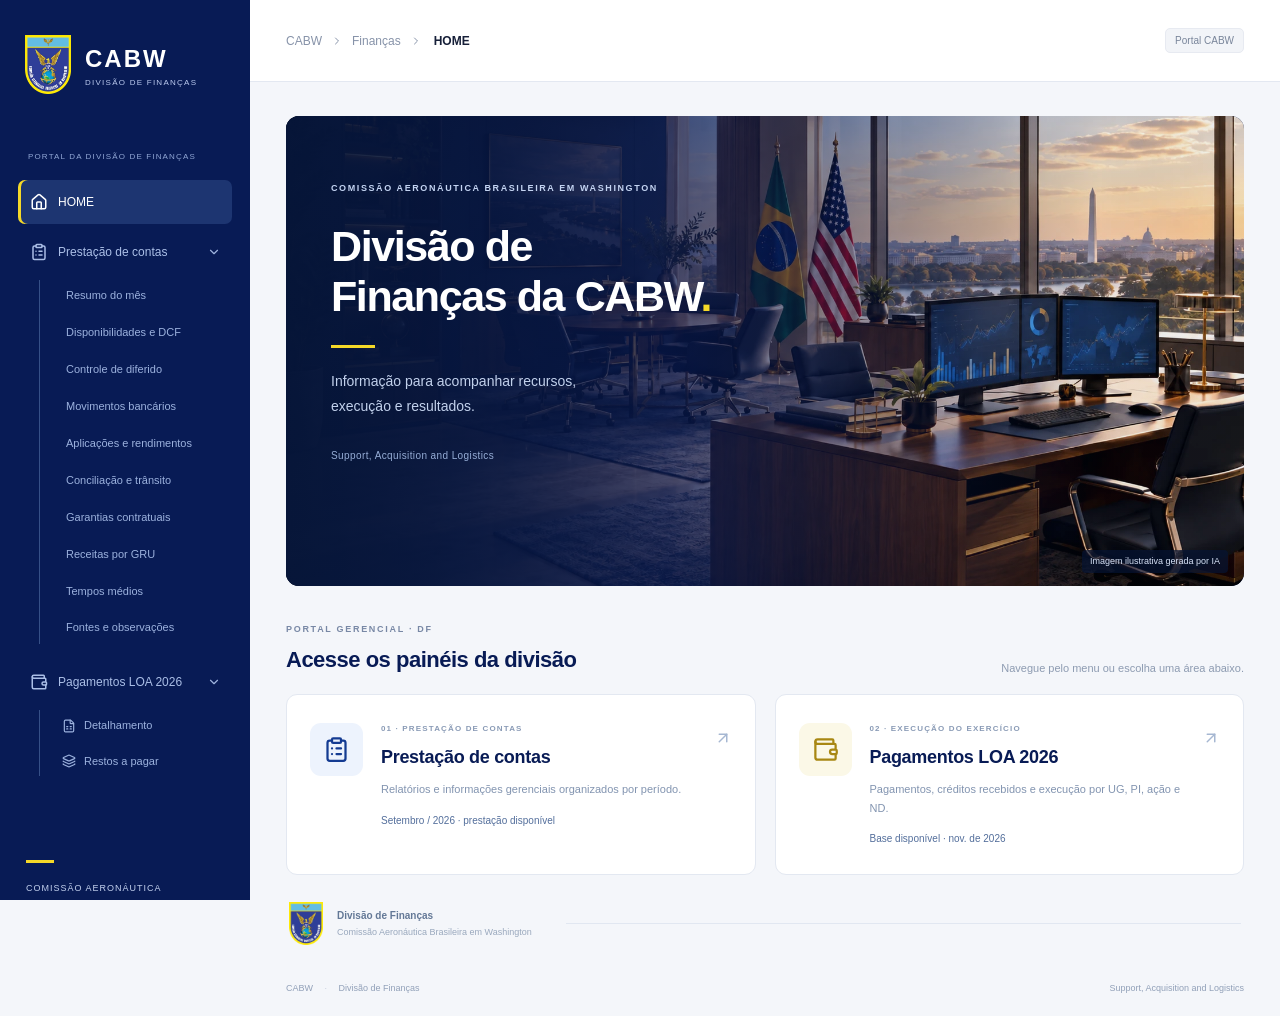
<file: loa-2026/index.html>
<!doctype html><html lang="pt-BR"><head><meta charset="UTF-8"><meta name="viewport" content="width=device-width,initial-scale=1"><title>CABW | Divisão de Finanças</title><meta name="description" content="Prestação de contas e pagamentos LOA 2026 da CABW"><link rel="icon" href="./cabw.webp"><link rel="stylesheet" href="./style.css?v=5e4a2fc55304"></head><body><div id="root"></div><script src="./portal.js?v=99d79aaefb70"></script></body></html>
</file>
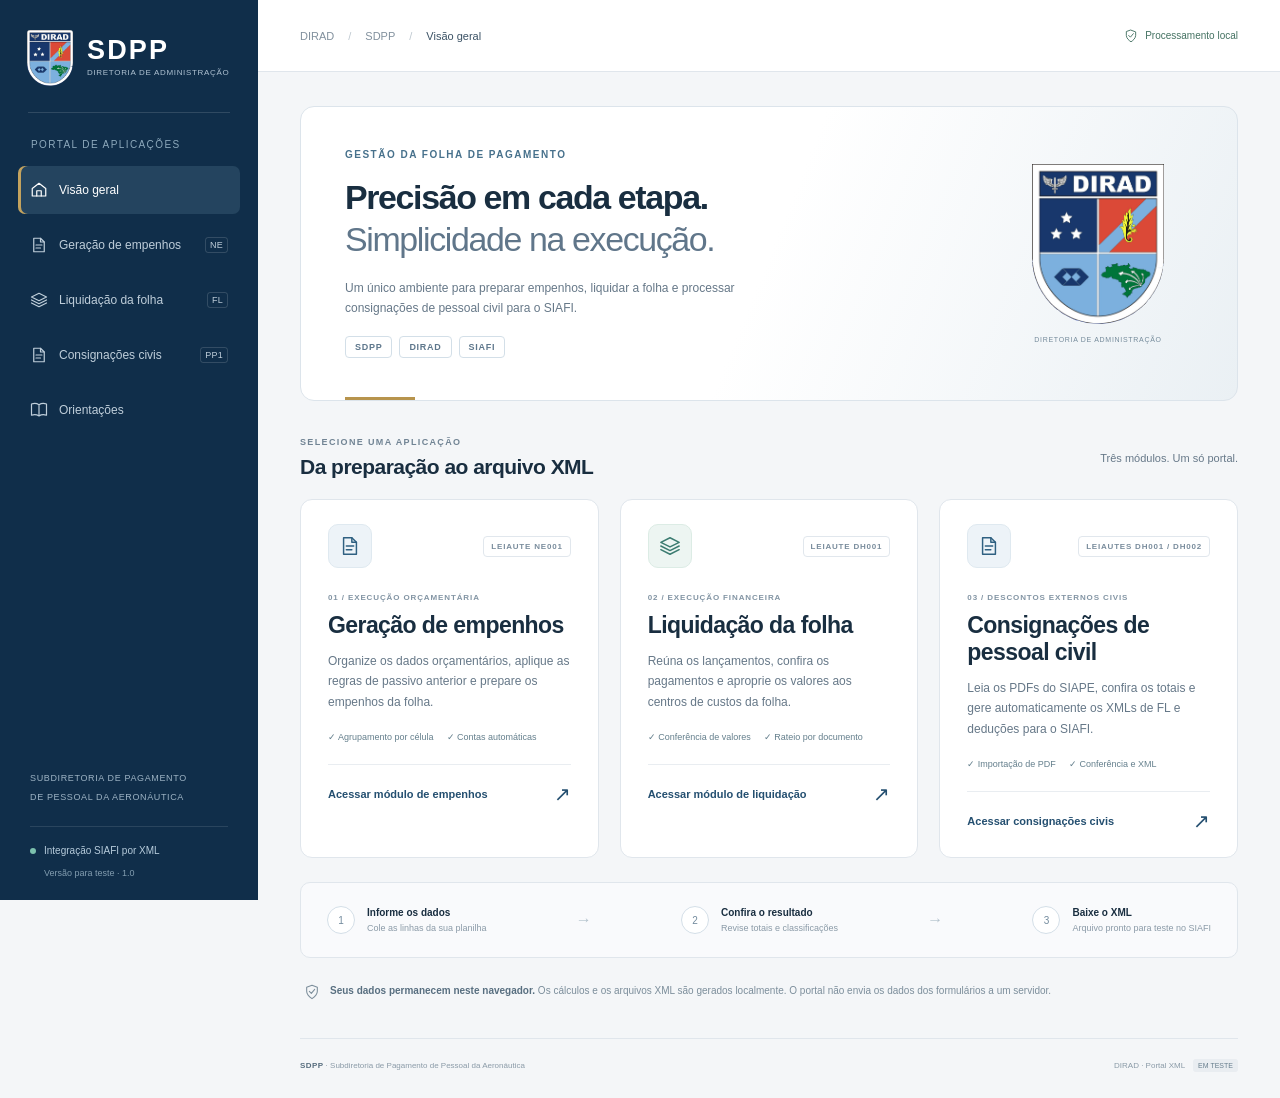
<file: sdpp/index.html>
<!doctype html>
<html lang="pt-BR">
<head>
 <meta charset="utf-8"><meta name="viewport" content="width=device-width, initial-scale=1">
 <meta name="description" content="Portal SDPP — DIRAD. Geração de empenhos e liquidação da folha de pagamento via XML, com processamento local no navegador.">
 <meta name="theme-color" content="#102e4a"><title>Portal SDPP · DIRAD</title>
 <link rel="icon" href="assets/dirad.png"><link rel="stylesheet" href="styles.css">
 <script defer src="engine.js?v=20261124-3"></script><script defer src="app.js?v=20261124-3"></script>
</head>
<body>
 <a class="skip" href="#conteudo">Pular para o conteúdo</a>
 <div class="app-shell">
  <aside class="sidebar" aria-label="Navegação principal">
   <a class="brand" href="#inicio" aria-label="Portal SDPP, início"><img src="assets/dirad.png" alt="Brasão da DIRAD"><span><strong>SDPP</strong><small>DIRETORIA DE ADMINISTRAÇÃO</small></span></a>
   <div class="side-rule"></div><div class="nav-label">PORTAL DE APLICAÇÕES</div>
   <nav>
    <a href="#inicio" data-page="inicio"><span class="nav-icon" data-icon="home"></span>Visão geral</a>
    <a href="#empenhos" data-page="empenhos"><span class="nav-icon" data-icon="file"></span>Geração de empenhos<span class="nav-code">NE</span></a>
    <a href="#liquidacao" data-page="liquidacao"><span class="nav-icon" data-icon="layers"></span>Liquidação da folha<span class="nav-code">FL</span></a>
    <a href="consignacoes/"><span class="nav-icon" data-icon="file"></span>Consignações civis<span class="nav-code">PP1</span></a>
    <a href="#orientacoes" data-page="orientacoes"><span class="nav-icon" data-icon="book"></span>Orientações</a>
   </nav>
   <div class="side-bottom"><span class="side-caption">SUBDIRETORIA DE PAGAMENTO<br>DE PESSOAL DA AERONÁUTICA</span><div class="side-system"><span class="status-dot"></span> Integração SIAFI por XML</div><small>Versão para teste · 1.0</small></div>
  </aside>
  <div class="main-shell">
   <header class="topbar"><div class="breadcrumb">DIRAD <span>/</span> SDPP <span>/</span> <strong id="breadcrumb-current">Visão geral</strong></div><span class="local-badge"><span data-icon="shield"></span>Processamento local</span></header>
   <main id="conteudo" tabindex="-1">
    <section id="page-inicio" class="page">
     <div class="hero"><div class="hero-copy"><div class="eyebrow">GESTÃO DA FOLHA DE PAGAMENTO</div><h1>Precisão em cada etapa.<br><span>Simplicidade na execução.</span></h1><p>Um único ambiente para preparar empenhos, liquidar a folha e processar consignações de pessoal civil para o SIAFI.</p><div class="hero-tags"><span>SDPP</span><span>DIRAD</span><span>SIAFI</span></div></div><div class="hero-emblem"><img src="assets/dirad.png" alt="Brasão da Diretoria de Administração da Aeronáutica"><span>DIRETORIA DE ADMINISTRAÇÃO</span></div></div>
     <div class="section-heading"><div><div class="eyebrow">SELECIONE UMA APLICAÇÃO</div><h2>Da preparação ao arquivo XML</h2></div><span class="muted">Três módulos. Um só portal.</span></div>
     <div class="module-grid">
      <article class="module-card"><div class="card-top"><span class="module-icon" data-icon="file"></span><span class="chip">LEIAUTE NE001</span></div><div class="module-number">01 / EXECUÇÃO ORÇAMENTÁRIA</div><h3>Geração de empenhos</h3><p>Organize os dados orçamentários, aplique as regras de passivo anterior e prepare os empenhos da folha.</p><div class="feature-row"><span>✓ Agrupamento por célula</span><span>✓ Contas automáticas</span></div><a class="primary-link" href="#empenhos">Acessar módulo de empenhos <span aria-hidden="true">↗</span></a></article>
      <article class="module-card"><div class="card-top"><span class="module-icon teal" data-icon="layers"></span><span class="chip">LEIAUTE DH001</span></div><div class="module-number">02 / EXECUÇÃO FINANCEIRA</div><h3>Liquidação da folha</h3><p>Reúna os lançamentos, confira os pagamentos e aproprie os valores aos centros de custos da folha.</p><div class="feature-row"><span>✓ Conferência de valores</span><span>✓ Rateio por documento</span></div><a class="primary-link" href="#liquidacao">Acessar módulo de liquidação <span aria-hidden="true">↗</span></a></article>
      <article class="module-card"><div class="card-top"><span class="module-icon" data-icon="file"></span><span class="chip">LEIAUTES DH001 / DH002</span></div><div class="module-number">03 / DESCONTOS EXTERNOS CIVIS</div><h3>Consignações de pessoal civil</h3><p>Leia os PDFs do SIAPE, confira os totais e gere automaticamente os XMLs de FL e deduções para o SIAFI.</p><div class="feature-row"><span>✓ Importação de PDF</span><span>✓ Conferência e XML</span></div><a class="primary-link" href="consignacoes/">Acessar consignações civis <span aria-hidden="true">↗</span></a></article>
     </div>
     <div class="process-strip"><div><span class="step-circle">1</span><span><strong>Informe os dados</strong><small>Cole as linhas da sua planilha</small></span></div><span class="process-arrow">→</span><div><span class="step-circle">2</span><span><strong>Confira o resultado</strong><small>Revise totais e classificações</small></span></div><span class="process-arrow">→</span><div><span class="step-circle">3</span><span><strong>Baixe o XML</strong><small>Arquivo pronto para teste no SIAFI</small></span></div></div>
     <div class="local-note"><span data-icon="shield"></span><p><strong>Seus dados permanecem neste navegador.</strong> Os cálculos e os arquivos XML são gerados localmente. O portal não envia os dados dos formulários a um servidor.</p></div>
    </section>
    <section id="page-empenhos" class="page" hidden>
     <div class="page-heading"><div><div class="eyebrow">SDPP / LEIAUTE NE001</div><h1>Geração de empenhos</h1><p>Prepare as notas de empenho da folha de pagamento via XML.</p></div><button type="button" class="secondary" data-demo="ne">Carregar exemplo</button></div>
     <form id="ne-form" novalidate>
      <div class="form-layout"><div class="form-main">
       <section class="panel"><div class="panel-title"><span>01</span><div><h2>Identificação do empenho</h2><p>Responsável, unidade executora e dados do processo.</p></div></div><div class="fields cols-2" id="ne-identification"></div></section>
       <section class="panel"><div class="panel-title"><span>02</span><div><h2>Descrição da despesa</h2><p>Textos que identificarão o empenho e seus itens.</p></div></div><div class="fields cols-2" id="ne-descriptions"></div></section>
       <section class="panel"><div class="panel-title"><span>03</span><div><h2>Dados orçamentários</h2><p>Cole as sete colunas, na ordem indicada.</p></div></div><div class="format-bar">Esfera · PTRES · NDD · Fonte · UGR · PI · Valor</div><label for="ne-data">Lançamentos orçamentários</label><textarea id="ne-data" name="data" rows="9" spellcheck="false" placeholder="1 168870 31909294 1000000000 120052 TESTE 1.000,00"></textarea><small class="field-help">NDD = ND com 6 dígitos + subelemento com 2 dígitos. Use valores como 1.000,00.</small></section>
      </div><aside class="form-aside"><section class="panel"><h2>Parâmetros do arquivo</h2><p class="muted small">Configurações aplicadas aos empenhos.</p><div class="fields" id="ne-settings"></div><div class="divider"></div><h3>Passivo anterior automático</h3><p class="small muted">A conta é definida pelo PTRES e, quando aplicável, pela NDD. Não é necessário informar a conta manualmente.</p><details><summary>Consultar regras de passivo</summary><div class="table-scroll"><table><thead><tr><th>PTRES</th><th>NDD</th><th>Conta</th></tr></thead><tbody><tr><td>168870, 249586, 137835, 269163</td><td>Qualquer</td><td>211110101</td></tr><tr><td>214543, 214544, 260069, 260071</td><td>33909208</td><td>211310100</td></tr><tr><td>168871, 168869</td><td>31909294</td><td>218910100</td></tr><tr><td>Demais combinações</td><td>Qualquer</td><td>211110101</td></tr></tbody></table></div></details></section><div class="hint"><strong>Exercício 2026</strong><p>O módulo mantém o exercício e as regras do gerador atual.</p></div></aside></div>
      <div class="action-bar"><span>Confira os dados antes de gerar o arquivo.</span><button class="primary" type="submit">Conferir e gerar XML <span aria-hidden="true">→</span></button></div>
     </form><div id="ne-result" class="result" aria-live="polite"></div>
    </section>
    <section id="page-liquidacao" class="page" hidden>
     <div class="page-heading"><div><div class="eyebrow">SDPP / LEIAUTE DH001</div><h1>Liquidação da folha</h1><p>Lançamentos, apropriação de custos e pagamentos nos XMLs da folha.</p></div><button type="button" class="secondary" data-demo="dh">Carregar exemplo</button></div>
     <form id="dh-form" novalidate>
      <div class="form-tabs" role="tablist" aria-label="Etapas da liquidação">
       <button type="button" role="tab" aria-selected="true" data-step="0" id="tab-0" aria-controls="dh-step-0">01 <span>Dados básicos</span></button><button type="button" role="tab" aria-selected="false" data-step="1" id="tab-1" aria-controls="dh-step-1">02 <span>PCO</span></button><button type="button" role="tab" aria-selected="false" data-step="2" id="tab-2" aria-controls="dh-step-2">03 <span>Outros lançamentos</span></button><button type="button" role="tab" aria-selected="false" data-step="3" id="tab-3" aria-controls="dh-step-3">04 <span>Centro de custos</span></button><button type="button" role="tab" aria-selected="false" data-step="4" id="tab-4" aria-controls="dh-step-4">05 <span>Pagamentos</span></button><button type="button" role="tab" aria-selected="false" data-step="5" id="tab-5" aria-controls="dh-step-5">06 <span>Conferir e gerar</span></button>
      </div>
      <section class="panel dh-step" id="dh-step-0" role="tabpanel" aria-labelledby="tab-0"><h2>Dados do documento</h2><p class="muted">Identifique a folha, as unidades e as datas da liquidação.</p><div class="fields cols-3" id="dh-basic-fields"></div></section>
      <section class="panel dh-step" id="dh-step-1" role="tabpanel" aria-labelledby="tab-1" hidden><h2>Lançamentos PCO</h2><p class="muted">A situação define o tratamento: DFL é valor positivo; AFL é sempre anulação, mesmo quando o valor for colado sem sinal de menos.</p><div class="format-bar">Empenho · Subelemento ou NDD · Situação · Classificação A · [Classificação B] · Valor</div><label for="dh-pco">Linhas de empenhos e anulações</label><textarea id="dh-pco" name="pco" rows="10" spellcheck="false" placeholder="2026NE000001 33900802 DFL041 113110105 1.000,00"></textarea><div class="notice">Informe a <strong>NDD completa</strong> na segunda coluna para aplicar o centro de custos 992300. Com apenas o subelemento, será usado o centro padrão.</div><p class="field-help">Classificação B automática: DFL034 → 218910100; DFL038 → 211310100. Na DFL041, só será incluída se informada.</p><div class="fields cols-3" id="dh-pco-settings"></div></section>
      <section class="panel dh-step" id="dh-step-2" role="tabpanel" aria-labelledby="tab-2" hidden><h2>Outros lançamentos</h2><p class="muted">Etapa opcional. Inclua provisões e demais lançamentos, quando aplicável.</p><div class="format-bar">Situação · Classe 3 · Classe 2 · NDD · N/E · Valor</div><label for="dh-others">Linhas de outros lançamentos</label><textarea id="dh-others" name="others" rows="9" spellcheck="false" placeholder="PRV001 311110101 211110101 31901137 N 223,89"></textarea><div class="notice">Na FL, quando esta etapa for preenchida, inclua PRV001, PRV002, PRV003 e pelo menos LPA385 ou LPA386, conforme a regra do gerador atual.</div></section>
      <section class="panel dh-step" id="dh-step-3" role="tabpanel" aria-labelledby="tab-3" hidden><h2>Apropriação aos centros de custos</h2><p class="muted">Configure a competência, a unidade beneficiária e o centro padrão.</p><div class="fields cols-3" id="dh-cc-fields"></div><div class="rule-card"><span class="rule-value">992300</span><div><strong>Centro automático por NDD</strong><p>ND 339008: subelementos 02 e 04.<br>ND 339092: subelementos 08 e 33.</p></div></div><p class="field-help">Os demais lançamentos usam o centro padrão. O XML separa os vínculos dos centros dentro de cada documento.</p></section>
      <section class="panel dh-step" id="dh-step-4" role="tabpanel" aria-labelledby="tab-4" hidden><h2>Dados dos pagamentos</h2><p class="muted">A soma dos pagamentos deve corresponder ao valor líquido da folha.</p><div class="format-bar">CNPJ · Banco · Agência · Citação · Valor</div><label for="dh-payments">Linhas de pagamentos</label><textarea id="dh-payments" name="payments" rows="8" spellcheck="false" placeholder="00.000.000/0001-91 001 1607 120052FPAG999 1.000,00"></textarea><div class="fields cols-2" id="dh-payment-fields"></div></section>
      <section class="panel dh-step" id="dh-step-5" role="tabpanel" aria-labelledby="tab-5" hidden><h2>Conferência e geração</h2><p class="muted">Revise a identificação do arquivo. Os valores serão conferidos ao gerar.</p><div class="fields cols-3" id="dh-header-fields"></div><div class="notice">Limite de <strong>100 linhas contábeis por FL</strong>: cada item DFL gera <strong>3</strong> linhas; todas as AFL de um mesmo empenho e subelemento somam <strong>6</strong> linhas, independentemente da quantidade de itens AFL. Outros Lançamentos <strong>não entram na contagem</strong> e aparecem somente no primeiro XML. Acima de 100, serão gerados dois ou mais XMLs separados, com sequenciais consecutivos. As DFL e AFL do mesmo empenho e subelemento ficam no mesmo arquivo.</div><details><summary>Configurar contagem de outras situações</summary><p class="field-help">Cada item DFL usa 3 linhas. As AFL usam 6 linhas por combinação de empenho e subelemento, mesmo quando há vários itens AFL nessa combinação. Outros Lançamentos não entram na contagem do limite de 100 linhas. Para situações de outros tipos no PCO, informe a quantidade de linhas de cada uma conforme sua regra de contabilização. Sem esse parâmetro, o portal não presume uma contagem.</p><div class="fields" id="dh-accounting-fields"></div></details><button class="primary wide" type="submit">Conferir valores e gerar XML DH001 <span aria-hidden="true">→</span></button></section>
      <div class="step-controls"><button class="secondary" type="button" id="step-prev">← Etapa anterior</button><span id="step-label">Etapa 1 de 6</span><button class="primary" type="button" id="step-next">Próxima etapa →</button></div>
     </form><div id="dh-result" class="result" aria-live="polite"></div>
    </section>
    <section id="page-orientacoes" class="page" hidden>
     <div class="page-heading"><div><div class="eyebrow">GUIA PRÁTICO DA SDPP</div><h1>Como preparar seu XML</h1><p>Entenda o que preencher, o que o portal calcula e o que conferir antes da importação.</p></div></div>
     <div class="guide-intro"><span class="module-icon" data-icon="book"></span><div><h2>Você preenche os dados. O portal organiza o arquivo.</h2><p>XML é um arquivo de dados com campos identificados. Não é preciso programar nem editar o XML: basta preencher o formulário, colar as linhas da planilha e conferir o resultado.</p></div></div>
     <nav class="guide-nav" aria-label="Assuntos das orientações"><a href="#guia-comecar">Antes de começar</a><a href="#guia-ne">Empenhos</a><a href="#guia-fl">Liquidação</a><a href="#guia-erros">Como corrigir</a><a href="#guia-fontes">Referências</a></nav>
     <article class="panel guide-block" id="guia-comecar"><div class="panel-title"><span>01</span><div><h2>Antes de começar</h2><p>Prepare sua planilha e escolha o módulo adequado.</p></div></div>
      <ol class="guide-list"><li><strong>Empenhos:</strong> use para preparar novas notas de empenho. O portal gera o arquivo <code>NE001.xml</code>.</li><li><strong>Liquidação:</strong> use quando já houver número de empenho e for necessário preparar a folha, as anulações e os pagamentos. O portal gera <code>DH001_FOPAG.xml</code>.</li><li><strong>Cole somente as linhas de dados, sem os títulos das colunas.</strong> Pode copiar diretamente do Excel. São aceitos tabulações, espaços ou ponto e vírgula. Não deixe espaços dentro de códigos, como o PI.</li><li>Use valores com duas casas decimais, por exemplo <strong>1.234,56</strong>. O portal escreve automaticamente <strong>1234.56</strong> no XML, como o leiaute espera.</li><li>Se quiser experimentar primeiro, clique em <strong>Carregar exemplo</strong>. Esses dados são fictícios e devem ser substituídos antes do uso real.</li></ol>
      <div class="notice"><strong>Duas camadas de regras:</strong> os XSD fornecidos descrevem a estrutura, a ordem e o formato dos campos. As contas automáticas, os centros de custos e as conferências da folha são configurações do portal. O XSD, por si só, não determina quais contas devem ser usadas em cada situação.</div>
     </article>
     <article class="panel guide-block" id="guia-ne"><div class="panel-title"><span>02</span><div><h2>Geração de empenhos — NE001</h2><p>Da linha orçamentária à nota de empenho.</p></div></div>
      <h3>O que informar</h3><p>Preencha o CPF do responsável, a UG executora, a data, o processo e as descrições. Escolha o tipo de empenho, o amparo legal e informe o sequencial de geração do arquivo (de 1 a 9999, sem zero à esquerda). A conta do passivo anterior é atribuída automaticamente conforme PTRES e NDD. O módulo usa <strong>exercício 2026</strong> e favorecido <strong>120052</strong>, conforme o gerador atual.</p>
      <div class="format-bar">Esfera · PTRES · NDD · Fonte · UGR · PI · Valor</div>
      <div class="table-scroll"><table><thead><tr><th>Coluna</th><th>O que significa</th><th>Exemplo</th></tr></thead><tbody><tr><td>Esfera</td><td>Identifica a esfera orçamentária da despesa.</td><td>1</td></tr><tr><td>PTRES</td><td>Programa de trabalho resumido da dotação.</td><td>168870</td></tr><tr><td>NDD</td><td>ND com 6 dígitos, seguida do subelemento com 2 dígitos.</td><td>31909294 = 319092 + 94</td></tr><tr><td>Fonte</td><td>Fonte de recursos, com 10 caracteres.</td><td>1000000000</td></tr><tr><td>UGR</td><td>Unidade responsável pela dotação.</td><td>120052</td></tr><tr><td>PI</td><td>Plano interno, com até 11 caracteres.</td><td>TESTE</td></tr><tr><td>Valor</td><td>Valor positivo que será empenhado.</td><td>1.000,00</td></tr></tbody></table></div>
      <div class="code-example"><span>Exemplo de uma linha</span><code>1 168870 31909294 1000000000 120052 TESTE 1.000,00</code></div>
      <h3>Por que várias linhas podem virar um só empenho?</h3><p>O portal reúne linhas com a mesma esfera, PTRES, ND, fonte, UGR, PI e conta de passivo anterior. Os subelementos entram como itens desse empenho, com sequência 1, 2, 3… O valor do empenho é a soma dos itens. Se a conta de passivo for diferente, será gerado outro empenho.</p><p>Em cada item, o portal usa operação <strong>INCLUSÃO</strong>, quantidade <strong>1</strong> e valor unitário igual ao valor informado. Acrescenta a ND e o subelemento à descrição para facilitar a identificação.</p>
      <h3>Quando aparece o passivo anterior?</h3><p>A tag <code>passivoAnterior</code> é incluída para as NDs <strong>319092 e 339092</strong> e para os PTRES indicados no formulário. Nestas combinações, a conta é preenchida automaticamente:</p>
      <div class="table-scroll"><table><thead><tr><th>ND</th><th>Subelemento</th><th>Conta do passivo</th></tr></thead><tbody><tr><td>319092</td><td>94</td><td>218910100</td></tr><tr><td>339092</td><td>59</td><td>211210100</td></tr><tr><td>339092</td><td>08 ou 93</td><td>211310100</td></tr></tbody></table></div>
      <p>As contas da tabela têm prioridade. Nos demais casos em que há passivo, o portal usa a <strong>conta padrão</strong> informada. Os PTRES iniciais são <strong>168870, 249586 e 137835</strong>; você pode editar a lista. Se nenhuma condição for atendida, o bloco de passivo não é incluído.</p>
      <details><summary>Limites de texto definidos no XSD de empenhos</summary><ul class="guide-list"><li>Descrição geral: de 1 a 468 caracteres.</li><li>Descrição do item: até 1.248 caracteres, já incluindo o complemento de ND e subelemento acrescentado pelo portal.</li><li>Processo, quando informado: de 1 a 20 caracteres.</li><li>Plano interno, quando informado: de 1 a 11 caracteres.</li><li>Conta de passivo: 9 caracteres. O portal exige 9 dígitos.</li></ul><p class="field-help">São limites do arquivo de leiaute. A geração do XML no navegador não representa uma validação completa de todos os requisitos do SIAFI.</p></details>
     </article>
     <article class="panel guide-block" id="guia-fl"><div class="panel-title"><span>03</span><div><h2>Liquidação da folha — DH001</h2><p>O formulário está dividido nas mesmas seis etapas do trabalho.</p></div></div>
      <h3>1. Dados básicos: identifique a folha</h3><p>Informe as unidades, as datas, a descrição do pagamento, o NUP e o documento de origem. O tipo inicial é <strong>FL</strong>. O valor líquido do documento não é digitado: ele é calculado a partir do PCO.</p>
      <h3>2. PCO: informe os empenhos e seus valores</h3><div class="format-bar">Empenho · Subelemento ou NDD · Situação · Classificação A · [Classificação B] · Valor</div><p>Use 5 colunas quando não informar classificação B, ou 6 quando informar. A classificação B fica <strong>antes do valor</strong>. O número do empenho tem 12 caracteres, por exemplo <code>2026NE000001</code>.</p><div class="code-example"><span>Sem classificação B</span><code>2026NE000001 33900802 DFL041 113110105 1.000,00</code></div><div class="code-example"><span>Com classificação B</span><code>2026NE000002 33909208 DFL038 113110105 211310100 250,00</code></div>
      <p>A situação (como DFL034) identifica o tratamento contábil do lançamento. A classificação A é informada pelo usuário; a classificação B segue estas configurações:</p><div class="table-scroll"><table><thead><tr><th>Situação</th><th>Como o portal preenche a classificação B</th></tr></thead><tbody><tr><td>DFL034</td><td>Usa 218910100, mesmo que outra conta tenha sido colada.</td></tr><tr><td>DFL038</td><td>Usa 211310100, mesmo que outra conta tenha sido colada.</td></tr><tr><td>DFL041</td><td>É opcional. A tag só aparece se a conta for informada.</td></tr><tr><td>Demais situações</td><td>Mantém a classificação B informada; se vazia, omite a tag.</td></tr></tbody></table></div>
      <p><strong>DFL é sempre positiva e entra no PCO. AFL é sempre anulação e entra em Despesa a Anular.</strong> O portal identifica isso pelo código da situação, não pelo sinal digitado: uma AFL031 de 200,00 é abatida mesmo sem “−”. Se a DFL031 for 1.000,00 e a AFL031 for 200,00, o líquido é 800,00. Uma DFL colada com sinal negativo continua sendo DFL e é considerada positiva; para anular, informe a situação AFL correspondente. No XML, os valores de AFL são escritos sem sinal de menos dentro do bloco de anulação. Uma DFL pode ter várias AFL, e as quantidades não precisam coincidir. Os lançamentos continuam agrupados por situação.</p>
      <div class="formula-card"><strong>Valor líquido da folha = PCO positivo − anulações</strong><span>Exemplo: 1.750,00 − 50,00 = 1.700,00</span></div>
      <h3>3. Outros lançamentos: inclua provisões e ajustes</h3><div class="format-bar">Situação · Classe 3 · Classe 2 · NDD · N/E · Valor</div><p>Na quinta coluna, use <strong>N</strong> para normal ou <strong>E</strong> para estorno. Para PRV001, PRV002 e PRV003, a classe 2 informada vai para a classificação B. Nas demais situações, vai para a classificação D. A classe 3 vai para a classificação A.</p><p>Esta etapa pode ficar vazia. Se for preenchida em uma FL, o portal exige PRV001, PRV002 e PRV003, além de pelo menos LPA385 ou LPA386, conforme a regra mantida do gerador anterior.</p><p>Outros lançamentos <strong>não entram no valor líquido da folha</strong>. Quando houver divisão, todos ficam somente no primeiro XML, sem repetição nos seguintes. Esses lançamentos não entram na contagem do limite de 100 linhas. Eles integram o total de apropriação apresentado na conferência: PCO positivo + outros lançamentos − anulações.</p>
      <h3>4. Centro de custos: confira a apropriação</h3><p>Informe competência, UG beneficiária, SIORG e o centro padrão, inicialmente <strong>221A00</strong>. Para estas combinações, o portal usa <strong>992300</strong>:</p><div class="table-scroll"><table><thead><tr><th>ND</th><th>Subelementos</th><th>Centro automático</th></tr></thead><tbody><tr><td>339008</td><td>02 e 04</td><td>992300</td></tr><tr><td>339092</td><td>08 e 33</td><td>992300</td></tr></tbody></table></div><div class="notice"><strong>Atenção à segunda coluna do PCO:</strong> <code>02</code> sozinho não identifica a ND. Para a regra automática funcionar, informe <code>33900802</code>. O XML continuará levando apenas <code>02</code> no subitem do empenho. Em Outros Lançamentos, a identificação vem da coluna NDD.</div><p>Um mesmo documento pode conter centros de custos diferentes. O portal cria os blocos necessários e vincula cada PCO, anulação e outro lançamento ao centro correspondente, sem duplicar valores.</p>
      <h3>5. Pagamentos: informe os favorecidos</h3><div class="format-bar">CNPJ · Banco · Agência · Citação · Valor</div><p>Preencha também tipo de OB, conta do favorecido, banco pagador e conta pagadora. Esses dados compõem o pré-documento bancário no XML.</p><div class="formula-card"><strong>Soma dos pagamentos = valor líquido da folha</strong><span>Se a folha líquida é 1.700,00, os pagamentos devem somar exatamente 1.700,00.</span></div>
      <h3>6. Conferir e gerar: revise os totais</h3><p>Informe CPF e os dados do cabeçalho do arquivo. O sequencial deve ser positivo, com até 4 dígitos. Clique em <strong>Conferir valores e gerar XML</strong>. Revise a tabela de contas e centros e baixe o arquivo.</p><p>O limite é de <strong>100 linhas contábeis por detalhe/FL</strong>, conforme a regra informada para este portal: <strong>cada item DFL = 3 linhas</strong>; <strong>todas as AFL de um mesmo empenho e subelemento = 6 linhas no total</strong>; <strong>Outros Lançamentos não entram na contagem</strong>. Para AFL, conte as combinações diferentes de empenho e subelemento, independentemente da quantidade de itens ou códigos de situação AFL dentro de cada combinação. Exemplo: 1 item DFL e 3 AFL do mesmo empenho e subelemento geram 3 + 6 = 9 linhas; se essas AFL pertencerem a três combinações diferentes, geram 3 + 18 = 21 linhas. Trocar o empenho ou o subelemento inicia outra combinação AFL. Um lote com 33 itens DFL ocupa 99 linhas; com 34 itens, são gerados dois arquivos. O total é: 3 × itens DFL + 6 × combinações AFL.</p><p>Cada XML contém uma FL, até 100 linhas contábeis e seu próprio cabeçalho e fechamento. O sequencial é incrementado em cada arquivo: se o inicial for 1000, os próximos serão 1001, 1002 e assim por diante, até 9999. A divisão mantém juntas as DFL e AFL do mesmo empenho e subelemento, sem alterar a situação de cada item. Os pagamentos são distribuídos entre os arquivos na ordem informada e os vínculos de centro de custos são renumerados. A conferência mostra a quantidade de itens DFL, de itens AFL, de combinações AFL, as linhas contábeis e o valor de cada arquivo. Há uma prévia e um botão de download para cada XML. O botão “Baixar XMLs” solicita todos os arquivos separados; se o navegador bloquear múltiplos downloads, permita-os ou baixe o pacote ZIP, que contém os mesmos XMLs. Se um grupo ultrapassar sozinho o limite, tiver líquido negativo ou resultar em FL isolada de valor zero, o portal solicita revisão manual. Para situações do PCO diferentes de DFL e AFL, informe o número de linhas por item em “Configurar contagem de outras situações”. Todos os Outros Lançamentos ficam integralmente no primeiro XML, com seus vínculos de centro de custos, sem ocupar linhas no cálculo do limite de 100. Eles não são repetidos nos seguintes. Exemplo: 34 DFL e 4 Outros Lançamentos totalizam 102 linhas contadas; o primeiro XML recebe 33 DFL e todos os Outros Lançamentos (99 linhas contadas), e o segundo recebe 1 DFL (3 linhas).</p>
     </article>
     <article class="panel guide-block" id="guia-erros"><div class="panel-title"><span>04</span><div><h2>Se aparecer uma mensagem de erro</h2><p>Confira o campo indicado, corrija e gere novamente.</p></div></div><div class="table-scroll"><table><thead><tr><th>Mensagem ou situação</th><th>O que fazer</th></tr></thead><tbody><tr><td>Quantidade de colunas incorreta</td><td>Remova o cabeçalho da planilha e confira a ordem e a quantidade de colunas.</td></tr><tr><td>CPF ou UG inválidos</td><td>Informe CPF com 11 dígitos e UG com 6 dígitos. Não use os dados do exemplo em uma operação real.</td></tr><tr><td>NDD inválida</td><td>No empenho, use ND + subelemento, totalizando 8 dígitos.</td></tr><tr><td>Pagamentos diferem do líquido</td><td>Compare o total pago com PCO positivo menos anulações. A mensagem mostra a diferença exata.</td></tr><tr><td>Faltam situações em Outros Lançamentos</td><td>Confira as provisões exigidas quando essa etapa for preenchida em FL.</td></tr><tr><td>Centro 992300 não foi aplicado</td><td>Confira a NDD completa e a combinação de ND/subelemento, não apenas o subelemento.</td></tr><tr><td>Os dados foram alterados</td><td>Gere novamente. O download anterior é retirado para evitar um XML desatualizado.</td></tr><tr><td>Erro retornado pelo SIAFI</td><td>Guarde a mensagem e confira os dados da operação. A estrutura correta do XML não garante saldo, autorização, vínculo ou aceitação contábil.</td></tr></tbody></table></div>
      <details><summary>O que o portal faz com os formatos?</summary><ul class="guide-list"><li>Preserva os zeros necessários em subelemento, banco, agência e competência.</li><li>Trabalha com centavos inteiros para evitar diferenças de arredondamento.</li><li>Grava a data do cabeçalho como dia/mês/ano e as datas dos documentos como ano-mês-dia.</li><li>Converte caracteres especiais, como “&amp;”, para a representação segura exigida pelo XML.</li><li>Não muda o significado do texto nem substitui a conferência dos dados pelo usuário.</li></ul></details>
     </article>
     <article class="panel guide-block" id="guia-fontes"><div class="panel-title"><span>05</span><div><h2>Como o arquivo é montado</h2><p>Uma visão simples da estrutura definida nos XSD.</p></div></div><div class="guide-structure"><div><strong>Cabeçalho</strong><p>Identifica o leiaute, data, sequencial, ano, UG e responsável pelo arquivo.</p></div><div><strong>Detalhes</strong><p>Reúnem os empenhos ou documentos de liquidação, com seus itens, classificações e valores.</p></div><div><strong>Fechamento</strong><p>Informa a quantidade de detalhes gerados para permitir a conferência do lote.</p></div></div><p>A ordem dos blocos também faz parte do leiaute. Na liquidação, os centros de custos usam as sequências dos grupos e dos itens para indicar a qual lançamento cada valor pertence.</p>
      <p><strong>Referências utilizadas:</strong> os pacotes <strong>NE001</strong> e <strong>LT100</strong> enviados em 28/10/2026. O pacote LT100 contém esquemas de cadastro de documento hábil (CPR), utilizados como referência de estrutura. O módulo de liquidação mantém o código <strong>DH001</strong> do gerador atual; o nome do pacote não altera esse código automaticamente.</p><p class="field-help">Os nove cenários de teste passaram na validação dos XSD fornecidos. Isso verifica a estrutura e os formatos dos exemplos, não todos os dados que possam ser informados nem as regras de negócio e de autorização do SIAFI.</p>
      <div class="result-actions"><a class="secondary" href="assets/layout-ne001.zip" download>Baixar referência NE001 ↓</a><a class="secondary" href="assets/layout-lt100.zip" download>Baixar referência LT100 / CPR ↓</a></div><details><summary>Para quem precisar consultar as tags</summary><div class="table-scroll"><table><thead><tr><th>Campo no XML</th><th>Em linguagem simples</th></tr></thead><tbody><tr><td>celulaOrcamentaria</td><td>Identificação da dotação usada no empenho.</td></tr><tr><td>passivoAnterior / codContaContabil</td><td>Conta do passivo anterior do empenho.</td></tr><tr><td>itemEmpenho</td><td>Item com subelemento, descrição e valor.</td></tr><tr><td>pco / pcoItem</td><td>Grupo por situação e itens de liquidação dos empenhos.</td></tr><tr><td>numClassA / numClassB / numClassD</td><td>Classificações contábeis associadas à situação.</td></tr><tr><td>despesaAnular / despesaAnularItem</td><td>Grupos e itens que reduzem a despesa.</td></tr><tr><td>centroCusto / relPcoItem / relOutrosLanc / relDespesaAnular</td><td>Centro de custos e vínculos com os lançamentos que recebem a apropriação.</td></tr><tr><td>dadosPgto / predocOB</td><td>Favorecido, valor e dados bancários do pré-documento.</td></tr></tbody></table></div></details>
     </article>
     <div class="local-note"><span data-icon="shield"></span><p><strong>Dados locais e conferência final.</strong> O portal não envia os dados dos formulários a um servidor nem registra operações no SIAFI. Os dados permanecem em memória enquanto a página estiver aberta. Revise o arquivo e a resposta do SIAFI antes de concluir o trabalho.</p></div>
    </section>
    <footer><span><strong>SDPP</strong> · Subdiretoria de Pagamento de Pessoal da Aeronáutica</span><span>DIRAD · Portal XML <span class="test-label">EM TESTE</span></span></footer>
   </main>
  </div>
 </div>
</body>
</html>
</file>
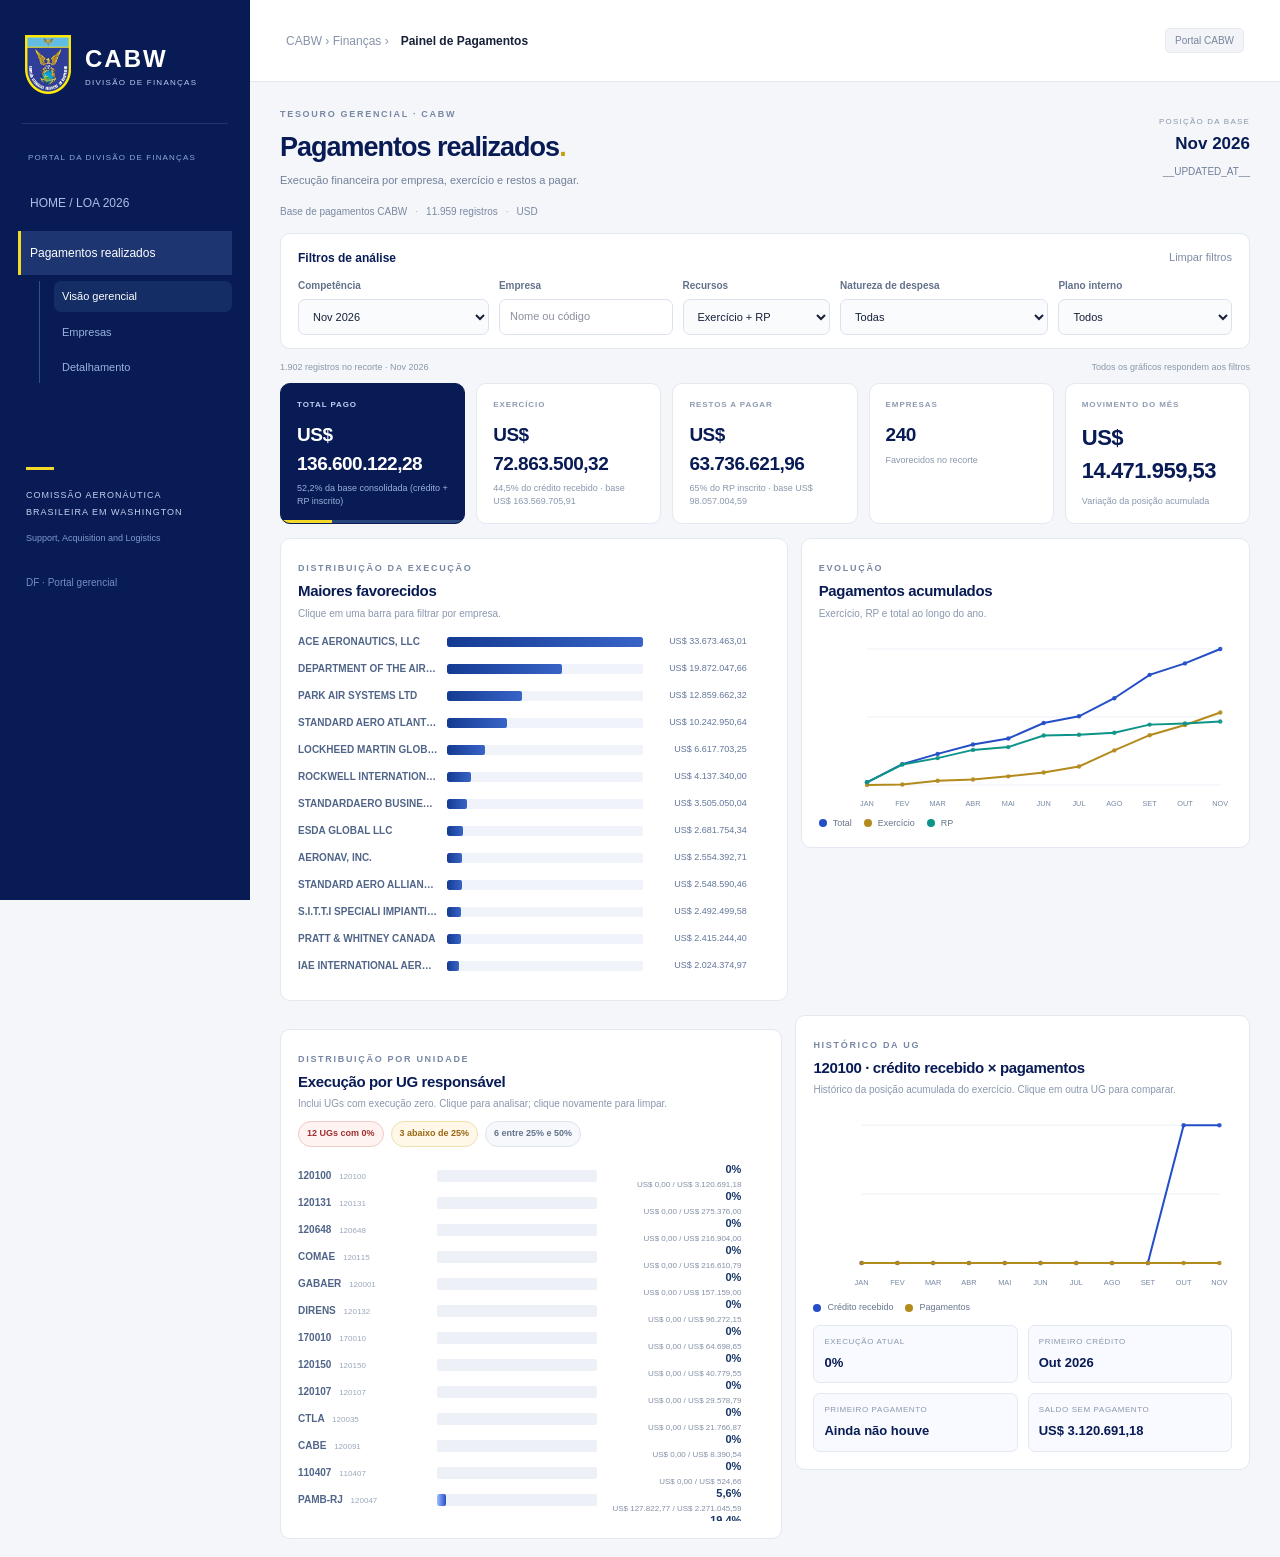
<file: painel-template.html>
<!doctype html>
<html lang="pt-BR">
<head>
  <meta charset="utf-8"/>
  <meta name="viewport" content="width=device-width,initial-scale=1"/>
  <meta name="color-scheme" content="light"/>
  <title>CABW | Painel de Pagamentos</title>
  <link rel="stylesheet" href="./loa-2026/style.css"/>
  <link rel="stylesheet" href="./painel.css"/>
</head>
<body>
<div class="app-shell">
  <aside class="sidebar" aria-label="Navegação principal">
    <div class="identity"><img src="./loa-2026/cabw.webp" alt="Brasão da CABW"/><div>CABW<span>DIVISÃO DE FINANÇAS</span></div></div>
    <div class="side-line"></div>
    <span class="nav-label">PORTAL DA DIVISÃO DE FINANÇAS</span>
    <a class="nav" href="./loa-2026/"><span>HOME / LOA 2026</span></a>
    <a class="nav active" aria-current="page" href="./"><span>Pagamentos realizados</span></a>
    <div class="subnav">
      <button class="selected" data-tab="overview">Visão gerencial</button>
      <button data-tab="vendors">Empresas</button>
      <button data-tab="details">Detalhamento</button>
    </div>
    <div class="sidebar-bottom">
      <div class="gold-line"></div>
      <p>COMISSÃO AERONÁUTICA<br/>BRASILEIRA EM WASHINGTON</p>
      <span>Support, Acquisition and Logistics</span>
      <small>DF · Portal gerencial</small>
    </div>
  </aside>

  <div class="content">
    <header class="topbar">
      <div><span class="breadcrumb">CABW › Finanças ›</span><strong>Painel de Pagamentos</strong></div>
      <div class="top-actions"><span class="private-badge">Portal CABW</span></div>
    </header>

    <main>
      <div class="page-heading">
        <div>
          <div class="eyebrow">TESOURO GERENCIAL · CABW</div>
          <h1>Pagamentos realizados<span>.</span></h1>
          <p>Execução financeira por empresa, exercício e restos a pagar.</p>
        </div>
        <div class="date-block">
          <span>POSIÇÃO DA BASE</span>
          <strong id="position-month">—</strong>
          <small id="updated-at">__UPDATED_AT__</small>
        </div>
      </div>

      <div class="source-line">
        <span>Base de pagamentos CABW</span><span class="dot">·</span>
        <span id="record-count">— registros</span><span class="dot">·</span><span>USD</span>
      </div>

      <section class="filter-panel">
        <div class="section-top"><span>Filtros de análise</span><button class="text-button" id="clear-filters">Limpar filtros</button></div>
        <div class="filter-grid">
          <label>Competência<select id="month" aria-label="Mês de referência"></select></label>
          <label>Empresa<input id="vendor-search" type="search" placeholder="Nome ou código"/></label>
          <label>Recursos<select id="resource-type"><option value="">Exercício + RP</option><option value="exercicio">Exercício</option><option value="rap">Restos a pagar</option></select></label>
          <label>Natureza de despesa<select id="nd-filter"><option value="">Todas</option></select></label>
          <label>Plano interno<select id="pi-filter"><option value="">Todos</option></select></label>
        </div>
      </section>

      <div class="scope-line"><span id="scope-summary">—</span><span>Todos os gráficos respondem aos filtros</span></div>

      <section id="overview-view">
        <div class="kpi-grid">
          <article class="kpi featured"><div><span>TOTAL PAGO</span></div><strong id="kpi-total">—</strong><p>Exercício + restos a pagar</p><div class="featured-line"></div></article>
          <article class="kpi"><div><span>EXERCÍCIO</span></div><strong id="kpi-exercicio">—</strong><p>Crédito do exercício corrente</p></article>
          <article class="kpi"><div><span>RESTOS A PAGAR</span></div><strong id="kpi-rp">—</strong><p>Obrigações de exercícios anteriores</p></article>
          <article class="kpi"><div><span>EMPRESAS</span></div><strong id="kpi-vendors">—</strong><p>Favorecidos no recorte</p></article>
          <article class="kpi rate"><div><span>MOVIMENTO DO MÊS</span></div><strong id="kpi-movement">—</strong><p>Variação da posição acumulada</p></article>
        </div>

        <div class="chart-grid">
          <section class="panel breakdown">
            <div class="panel-heading"><div><span class="eyebrow">DISTRIBUIÇÃO DA EXECUÇÃO</span><h2>Maiores favorecidos</h2><p>Clique em uma barra para filtrar por empresa.</p></div></div>
            <div class="bars distribution-bars" id="vendor-bars"></div>
          </section>
          <section class="panel">
            <div class="panel-heading"><div><span class="eyebrow">EVOLUÇÃO</span><h2>Pagamentos acumulados</h2><p>Exercício, RP e total ao longo do ano.</p></div></div>
            <div id="trend-chart"></div>
          </section>
        </div>

        <div class="chart-grid ug-analysis-grid">
          <section class="panel ug-panel">
            <div class="panel-heading"><div><span class="eyebrow">DISTRIBUIÇÃO POR UNIDADE</span><h2>Execução por UG responsável</h2><p>Inclui UGs com execução zero. Clique para analisar; clique novamente para limpar.</p></div></div>
            <div class="ug-attention" id="ug-attention"></div>
            <div class="bars distribution-bars ug-bars" id="ug-bars"></div>
          </section>
          <section class="panel ug-history-panel">
            <div class="panel-heading"><div><span class="eyebrow">HISTÓRICO DA UG</span><h2 id="ug-history-title">Crédito recebido × pagamentos</h2><p id="ug-history-subtitle">Selecione uma UG para acompanhar desde quando o recurso foi recebido.</p></div></div>
            <div id="ug-history-chart"></div>
            <div class="ug-history-summary" id="ug-history-summary"></div>
          </section>
        </div>
      </section>

      <section id="vendors-view" hidden>
        <section class="panel">
          <div class="panel-heading"><div><span class="eyebrow">ANÁLISE POR FAVORECIDO</span><h2>Consulta por empresa</h2><p>Selecione qualquer empresa para acompanhar movimento mensal e saldo acumulado.</p></div></div>
          <div class="filter-bottom">
            <label class="inline-label">Empresa<select id="vendor-select"><option value="">Selecione uma empresa</option></select></label>
          </div>
          <div class="kpi-grid" id="vendor-kpis"></div>
          <div class="chart-grid">
            <section class="panel"><div class="panel-heading"><div><span class="eyebrow">MOVIMENTO</span><h2>Movimento mensal</h2></div></div><div id="vendor-monthly-chart"></div></section>
            <section class="panel"><div class="panel-heading"><div><span class="eyebrow">SALDO</span><h2>Saldo acumulado</h2></div></div><div id="vendor-balance-chart"></div></section>
          </div>
          <div class="table-scroll"><table><thead><tr><th>Mês</th><th>Movimento mensal</th><th>Saldo acumulado</th></tr></thead><tbody id="vendor-history"></tbody></table></div>
        </section>
      </section>

      <section id="details-view" hidden>
        <section class="panel">
          <div class="panel-heading"><div><span class="eyebrow">DETALHAMENTO</span><h2>Registros do recorte</h2><p>Pagamentos filtrados por competência, empresa, tipo de recurso, ND e PI.</p></div></div>
          <div class="table-scroll"><table><thead><tr><th>Empenho</th><th>Empresa</th><th>ND</th><th>PI</th><th>Tipo</th><th>Valor</th></tr></thead><tbody id="details-body"></tbody></table></div>
        </section>
      </section>
    </main>
  </div>
</div>

<script id="dataset" type="application/json">__DATASET__</script>
<script src="./painel.js" defer></script>
</body>
</html>
</file>
<file: sdpp/styles.css>
@charset "UTF-8";
:root{--navy:#102e4a;--navy2:#1c4260;--blue:#225c83;--teal:#217a78;--gold:#b7944d;--bg:#f4f6f8;--paper:#fff;--ink:#192e40;--muted:#667888;--line:#e0e6ec;--danger:#a43435;--radius:12px;font-family:Inter,"Segoe UI",Arial,sans-serif;color:var(--ink);background:var(--bg);font-size:14px;font-synthesis:none}*{box-sizing:border-box}body{margin:0}a{color:inherit}button,input,textarea,select{font:inherit}button,a,input,select,textarea,summary{ -webkit-tap-highlight-color:transparent}button,a{touch-action:manipulation}button{cursor:pointer}button:disabled{cursor:default;opacity:.45}button:focus-visible,a:focus-visible,summary:focus-visible{outline:3px solid #53a3c4;outline-offset:4px}input:focus,textarea:focus,select:focus{outline:2px solid #75a7bf;outline-offset:1px;border-color:#75a7bf}h1,h2,h3,p{margin-top:0}h1,h2,h3{letter-spacing:-.025em}p{line-height:1.7}h1{font-size:34px;line-height:1.2;font-weight:650;margin-bottom:12px}h2{font-size:22px;font-weight:650;margin-bottom:12px}h3{font-size:18px;font-weight:650}svg{width:22px;height:22px;stroke:currentColor;fill:none;stroke-width:1.6;stroke-linecap:round;stroke-linejoin:round;display:block}.app-shell{display:flex;min-height:100vh}.sidebar{width:258px;flex-shrink:0;background:var(--navy);color:#dae5ed;padding:30px 18px 22px;position:fixed;inset:0 auto 0 0;display:flex;flex-direction:column;z-index:5}.brand{display:flex;gap:14px;align-items:center;text-decoration:none;padding:0 9px}.brand img{width:46px;height:55px;object-fit:contain;border-radius:3px}.brand strong{display:block;font-size:27px;letter-spacing:.08em;color:#fff;font-weight:650}.brand small{display:block;font-size:8px;letter-spacing:.085em;line-height:1.8;color:#afc2d2}.side-rule{height:1px;background:#ffffff22;margin:26px 10px}.nav-label{font-size:10px;letter-spacing:.14em;color:#8da9bc;padding:0 13px;margin-bottom:16px}nav{display:grid;gap:7px}nav a{display:flex;align-items:center;gap:11px;padding:14px 12px;border-radius:7px;text-decoration:none;font-size:12px;font-weight:500;min-height:48px;color:#bfceda}nav a:hover{background:#ffffff0a;color:#fff}nav a.active{background:#24445f;color:#fff;box-shadow:inset 3px 0 #c4a35e}.nav-icon svg{width:18px;height:18px}.nav-code{margin-left:auto;font-size:9px;letter-spacing:.03em;border:1px solid #ffffff25;padding:2px 4px;border-radius:3px}.side-bottom{margin-top:auto;padding:35px 12px 0}.side-caption{font-size:9px;letter-spacing:.07em;line-height:1.9;color:#9db3c4}.side-system{border-top:1px solid #ffffff1c;padding-top:18px;margin-top:20px;display:flex;align-items:center;gap:8px;font-size:10px;color:#b6cbdb}.status-dot{width:6px;height:6px;border-radius:50%;background:#7cc1ae;display:inline-block}.side-bottom>small{display:block;margin:12px 0 0 14px;color:#829db0;font-size:9px}.main-shell{margin-left:258px;width:calc(100% - 258px)}.topbar{background:#fff;border-bottom:1px solid var(--line);height:72px;display:flex;align-items:center;justify-content:space-between;padding:0 42px;gap:16px}.breadcrumb{font-size:11px;color:#81909d;display:flex;gap:14px;align-items:center}.breadcrumb strong{font-weight:500;color:#3b5265}.breadcrumb>span{color:#bec8d0}.local-badge{display:flex;gap:7px;align-items:center;color:#447262;font-size:10px}.local-badge svg{width:14px;height:14px}main{max-width:1500px;margin:auto;padding:34px 42px 0}.hero{display:flex;justify-content:space-between;gap:30px;align-items:center;padding:36px 44px;background:linear-gradient(112deg,#fff 50%,#eaf0f4);border:1px solid #dce4eb;border-radius:14px;min-height:295px;position:relative;overflow:hidden}.hero:after{content:"";height:3px;width:70px;background:var(--gold);position:absolute;bottom:0;left:44px}.eyebrow{font-size:10px;letter-spacing:.15em;color:#718494;font-weight:650;margin-bottom:17px}.hero .eyebrow{color:#47718c}.hero h1{font-size:clamp(28px,2.65vw,39px);line-height:1.23;letter-spacing:-.04em;margin-bottom:17px}.hero h1 span{color:#60768a;font-weight:400}.hero p{color:var(--muted);font-size:12px;max-width:430px;margin-bottom:17px}.hero-tags{display:flex;gap:7px}.hero-tags span{font-size:9px;letter-spacing:.08em;font-weight:600;border:1px solid #d3dfe8;color:#5e778c;padding:5px 9px;border-radius:4px}.hero-emblem{flex-shrink:0;display:flex;align-items:center;flex-direction:column;gap:12px;width:190px}.hero-emblem img{width:132px;height:155px;object-fit:contain;background:white;box-shadow:0 6px 20px #102e4a14}.hero-emblem>span{font-size:7px;letter-spacing:.1em;color:#758b9b}.section-heading{display:flex;align-items:center;justify-content:space-between;gap:16px;margin:36px 0 20px}.section-heading h2{font-size:21px;margin:0}.section-heading .eyebrow{font-size:9px;margin-bottom:8px}.muted{color:var(--muted)}.section-heading>span{font-size:11px}.module-grid{display:grid;grid-template-columns:1fr 1fr;gap:21px}.module-card{border:1px solid var(--line);border-radius:var(--radius);background:#fff;padding:24px 27px;transition:box-shadow .2s,border-color .2s}.module-card:hover{box-shadow:0 8px 22px #163e5910;border-color:#adbdc9}.card-top{display:flex;align-items:center;justify-content:space-between;margin-bottom:25px}.module-icon{width:44px;height:44px;background:#edf3f8;color:#2f6081;border:1px solid #dfe9f0;border-radius:10px;display:inline-flex;align-items:center;justify-content:center}.module-icon.teal{background:#edf5f2;color:#3b7b70;border-color:#dcece5}.chip{font-size:8px;letter-spacing:.1em;color:#7a8d9d;border:1px solid #e1e7ed;border-radius:4px;padding:5px 7px;font-weight:600}.module-number{font-size:8px;letter-spacing:.11em;color:#8395a4;margin-bottom:10px;font-weight:650}.module-card h3{font-size:23px;margin-bottom:12px}.module-card p{font-size:12px;color:var(--muted);max-width:420px;margin-bottom:20px}.feature-row{display:flex;flex-wrap:wrap;gap:13px;color:#647f8c;font-size:9px;padding-bottom:22px;border-bottom:1px solid #e9edf1;margin-bottom:17px}.primary-link{display:flex;align-items:center;justify-content:space-between;text-decoration:none;color:#244f70;font-weight:650;font-size:11px}.primary-link span{font-size:20px;font-weight:400}.process-strip{display:flex;justify-content:space-between;align-items:center;gap:14px;border:1px solid var(--line);border-radius:10px;padding:23px 26px;margin-top:24px;background:#ffffff70}.process-strip>div{display:flex;align-items:center;gap:12px}.step-circle{width:28px;height:28px;display:flex;justify-content:center;align-items:center;border-radius:50%;border:1px solid #d4dfe8;font-size:10px;color:#738b9e;background:#fff;flex-shrink:0}.process-strip strong{font-size:10px;display:block;font-weight:600}.process-strip small{font-size:9px;color:#8a9aa7;display:block;margin-top:5px}.process-arrow{color:#b4c2cd;font-size:16px}.local-note{display:flex;align-items:flex-start;gap:10px;color:#7c8e9b;margin:24px 0 0;padding:0 4px}.local-note svg{width:16px;height:16px;flex-shrink:0;margin-top:2px}.local-note p{font-size:10px;margin:0}.local-note strong{color:#586f80;font-weight:600}footer{border-top:1px solid var(--line);display:flex;justify-content:space-between;gap:15px;margin-top:38px;padding:20px 0 24px;font-size:8px;color:#8a9aa7;line-height:1.8}footer strong{color:#576d7e;letter-spacing:.05em}.test-label{font-size:7px;background:#e9edf1;color:#687f8e;padding:3px 5px;margin-left:6px;border-radius:3px}.page-heading{display:flex;justify-content:space-between;align-items:center;gap:20px;margin:10px 0 28px}.page-heading .eyebrow{margin-bottom:11px}.page-heading h1{font-size:31px}.page-heading p{font-size:12px;color:var(--muted);margin:0}.panel{background:#fff;border:1px solid var(--line);border-radius:var(--radius);padding:26px;margin-bottom:20px}.panel h2{font-size:18px;margin-bottom:8px}.panel>p.muted{font-size:12px;margin-bottom:24px}.panel h3{font-size:14px;margin-bottom:10px}.panel-title{display:flex;gap:14px;margin-bottom:25px;align-items:flex-start}.panel-title>span{font-size:10px;color:#738b9b;background:#f2f6f8;border:1px solid #e2eaf0;border-radius:6px;padding:7px}.panel-title h2{font-size:17px;margin-bottom:5px}.panel-title p{font-size:11px;color:var(--muted);margin:0}.form-layout{display:grid;grid-template-columns:minmax(0,1fr) 282px;gap:22px}.form-aside .panel{padding:22px}.form-aside h2{font-size:16px}.fields{display:grid;gap:18px;margin-top:20px}.fields.cols-2{grid-template-columns:repeat(2,minmax(0,1fr))}.fields.cols-3{grid-template-columns:repeat(3,minmax(0,1fr))}.field{min-width:0}label{display:block;font-size:11px;font-weight:600;color:#526b7c;margin-bottom:8px}input,select,textarea{border:1px solid #d8e1e8;background:#fff;border-radius:6px;padding:11px 12px;width:100%;color:#243e51;font-size:12px;min-height:41px}textarea{font-family:"SFMono-Regular",Consolas,monospace;line-height:1.8;resize:vertical;min-height:160px}input::placeholder,textarea::placeholder{color:#9aaab6}input[type=checkbox]{width:16px;min-height:16px;margin:0}small.field-help{display:block}.field-help{font-size:10px;color:#7e8f9e;line-height:1.7;margin:9px 0 0}.format-bar{font-family:Consolas,monospace;overflow-wrap:anywhere;background:#f1f5f8;border:1px solid #e2e9ee;border-radius:6px;font-size:10px;color:#628097;padding:12px;margin-bottom:18px}.divider{height:1px;background:var(--line);margin:23px 0}.small{font-size:11px}.hint{padding:5px 13px 15px;border-left:2px solid #c7ab70;color:#748796;font-size:11px}.hint p{font-size:10px;margin:6px 0 0}.hint strong{color:#667d8e}.primary,.secondary{display:inline-flex;align-items:center;justify-content:center;gap:18px;padding:12px 19px;border-radius:6px;font-size:11px;font-weight:600;min-height:42px;transition:background .15s}.primary{background:var(--navy);border:1px solid var(--navy);color:#fff}.primary:hover{background:#225171}.secondary{background:#fff;border:1px solid #d5dfe7;color:#4c6b80}.secondary:hover{background:#edf3f7}.wide{width:100%;margin-top:20px}.action-bar{display:flex;justify-content:space-between;align-items:center;gap:16px;padding:16px 0}.action-bar>span{color:#7e909e;font-size:11px}.notice{padding:14px 17px;border:1px solid #d8e6ef;border-radius:7px;font-size:11px;line-height:1.8;color:#526f83;background:#f2f7fa;margin:18px 0}.form-tabs{display:flex;gap:3px;overflow-x:auto;padding:5px;background:#e9eef2;border-radius:9px;margin-bottom:22px}.form-tabs button{flex:1 0 auto;border:0;background:none;padding:13px 10px;font-size:10px;color:#7e909f;display:flex;gap:8px;align-items:center;border-radius:6px}.form-tabs button span{color:#566e80}.form-tabs button[aria-selected=true]{background:#fff;color:#2c5977;box-shadow:0 2px 6px #15354d0c}.form-tabs button[aria-selected=true] span{color:#183f5e;font-weight:650}.step-controls{display:flex;justify-content:space-between;align-items:center;gap:12px}.step-controls>span{font-size:10px;color:#7c8f9e}.rule-card{display:flex;align-items:center;gap:22px;border:1px solid #dce9e3;border-radius:8px;background:#f3f8f5;padding:22px;margin-top:24px}.rule-value{font-size:25px;letter-spacing:-.03em;color:#31705e}.rule-card strong{font-size:12px;color:#4f7366}.rule-card p{font-size:11px;color:#6b8477;margin:6px 0 0}.result:empty{display:none}.result{margin:25px 0;scroll-margin-top:25px}.result-success{background:#edf7f0;border:1px solid #cfe4d5;padding:16px 20px;border-radius:8px;font-size:12px;color:#34704d;margin-bottom:20px}.result-error{background:#fff2f1;border:1px solid #efcdca;padding:19px 22px;border-radius:8px;color:#a2443d;font-size:12px;line-height:1.8}.metrics{display:grid;grid-template-columns:repeat(3,minmax(0,1fr));gap:14px;margin:18px 0}.metric{border:1px solid var(--line);background:#fff;border-radius:9px;padding:18px 20px}.metric small{display:block;color:#7d90a0;font-size:10px;margin-bottom:10px}.metric strong{font-size:25px;font-weight:500;letter-spacing:-.03em}.result-actions{display:flex;gap:12px;flex-wrap:wrap;align-items:center;margin:20px 0}.result-heading{font-size:17px;margin:25px 0 14px}.table-scroll{overflow-x:auto;width:100%}table{width:100%;border-collapse:collapse;font-size:11px;text-align:left}th,td{padding:13px 12px;border-bottom:1px solid var(--line);white-space:nowrap}th{font-size:9px;font-weight:600;color:#7d909f;background:#f7f9fb;text-transform:uppercase;letter-spacing:.05em}td{color:#4d687b}details{border-top:1px solid var(--line);margin-top:20px;padding-top:14px}summary{font-size:11px;color:#58748a;cursor:pointer;line-height:1.8}details pre{white-space:pre-wrap;overflow-wrap:anywhere;max-height:350px;overflow:auto;font-size:10px;line-height:1.8;color:#526e83;background:#f3f6f8;padding:18px;border-radius:6px}.guidance-grid{display:grid;grid-template-columns:1fr 1fr;gap:20px}.guidance-grid .panel{margin:0}.guidance-grid .module-icon{margin-bottom:20px}.guidance-grid p{font-size:12px;color:var(--muted)}.skip{position:fixed;top:-100px;left:12px;z-index:100;background:white;padding:12px}.skip:focus{top:12px}[hidden]{display:none!important}@media(min-width:1600px){main{padding-top:42px}.hero{padding-top:44px;padding-bottom:44px}}@media(max-width:1150px){.sidebar{width:228px;padding-left:12px;padding-right:12px}.main-shell{margin-left:228px;width:calc(100% - 228px)}main{padding-left:26px;padding-right:26px}.topbar{padding:0 26px}.hero{padding:30px}.hero-emblem{width:140px}.hero-emblem img{width:105px;height:125px}.hero h1{font-size:29px}.form-layout{grid-template-columns:minmax(0,1fr) 250px;gap:16px}.panel{padding:20px}.form-aside .panel{padding:18px}.feature-row{gap:8px}.module-card{padding:22px}.process-strip{padding:18px}.process-strip>div{gap:8px}.fields.cols-3{grid-template-columns:repeat(2,minmax(0,1fr))}}@media(max-width:900px){.sidebar{position:relative;width:100%;padding:14px 20px}.app-shell{display:block}.brand img{width:32px;height:38px}.brand strong{font-size:20px}.brand small{font-size:7px}.sidebar .side-rule,.nav-label,.side-bottom{display:none}.sidebar nav{display:flex;overflow-x:auto;gap:5px;margin-top:14px}.sidebar nav a{font-size:10px;min-height:38px;padding:10px;white-space:nowrap;gap:7px}.nav-code{display:none}.main-shell{width:100%;margin:0}.topbar{height:56px}.form-layout{grid-template-columns:1fr}.form-aside .panel{padding:22px}.form-aside .fields{grid-template-columns:1fr 1fr}.hero-emblem{width:120px}.hero-emblem>span{display:none}footer{flex-wrap:wrap}.hero h1{font-size:31px}.process-strip small{font-size:8px}}@media(max-width:600px){main{padding:23px 18px 0}.topbar{padding:0 20px}.local-badge{font-size:0;gap:0}.local-badge svg{width:17px;height:17px}.breadcrumb{font-size:10px;gap:10px}.hero{padding:26px 23px;min-height:0;gap:14px;align-items:flex-start}.hero .eyebrow{font-size:8px;letter-spacing:.1em}.hero h1{font-size:25px}.hero p{font-size:11px}.hero-emblem{width:52px;padding-top:25px}.hero-emblem img{width:52px;height:64px}.hero-tags span{font-size:8px}.section-heading{margin-top:29px}.section-heading h2{font-size:19px}.section-heading>span{display:none}.module-grid{grid-template-columns:1fr;gap:16px}.module-card{padding:23px}.card-top{margin-bottom:22px}.process-strip{display:grid;gap:17px;padding:22px}.process-strip .process-arrow{display:none}.process-strip strong{font-size:11px}.process-strip small{font-size:10px}.step-circle{width:31px;height:31px}.page-heading{align-items:flex-start;flex-direction:column;gap:15px}.page-heading h1{font-size:28px}.page-heading .secondary{min-height:37px;padding:9px 13px}.fields.cols-2,.fields.cols-3,.form-aside .fields{grid-template-columns:1fr}.panel{padding:22px 18px}.panel-title{gap:11px}.panel-title h2{font-size:16px}.action-bar{align-items:stretch;flex-direction:column}.step-controls{flex-wrap:wrap}.step-controls>span{order:3;width:100%;text-align:center}.metrics{grid-template-columns:1fr 1fr;gap:10px}.metric{padding:15px}.metric strong{font-size:23px}.guidance-grid{grid-template-columns:1fr}.rule-card{padding:17px;gap:15px}.rule-value{font-size:22px}footer{margin-top:30px;font-size:8px;gap:8px}.sidebar nav a{font-size:9px;padding:9px 7px}.nav-icon svg{width:15px;height:15px}}

/* Recorte vetorial: mantém os pixels originais e a borda branca do brasão. */
.brand img,.hero-emblem img{height:auto;clip-path:polygon(0.000% 0.000%, 100.000% 0.000%, 100.000% 59.524%, 99.819% 59.524%, 99.819% 59.970%, 99.819% 60.417%, 99.819% 60.863%, 99.819% 61.310%, 99.819% 61.756%, 99.638% 62.202%, 99.458% 62.649%, 99.458% 63.095%, 99.458% 63.542%, 99.277% 63.988%, 99.096% 64.435%, 93.671% 64.881%, 98.915% 65.327%, 99.096% 65.774%, 98.915% 66.220%, 98.915% 66.667%, 98.734% 67.113%, 98.734% 67.560%, 98.553% 68.006%, 98.373% 68.452%, 98.373% 68.899%, 98.192% 69.345%, 98.011% 69.792%, 97.830% 70.238%, 97.649% 70.685%, 97.468% 71.131%, 97.468% 71.577%, 97.288% 72.024%, 97.107% 72.470%, 96.745% 72.917%, 96.564% 73.363%, 96.383% 73.810%, 96.203% 74.256%, 96.022% 74.702%, 95.660% 75.149%, 95.479% 75.595%, 95.298% 76.042%, 94.937% 76.488%, 94.756% 76.935%, 94.394% 77.381%, 94.213% 77.827%, 93.852% 78.274%, 93.490% 78.720%, 93.309% 79.167%, 92.948% 79.613%, 92.586% 80.060%, 92.224% 80.506%, 91.863% 80.952%, 91.501% 81.399%, 91.139% 81.845%, 90.778% 82.292%, 90.416% 82.738%, 90.054% 83.185%, 89.693% 83.631%, 89.150% 84.077%, 88.788% 84.524%, 88.065% 84.970%, 87.703% 85.417%, 87.342% 85.863%, 86.799% 86.310%, 86.438% 86.756%, 85.895% 87.202%, 85.353% 87.649%, 84.810% 88.095%, 84.268% 88.542%, 83.725% 88.988%, 83.183% 89.435%, 82.459% 89.881%, 81.736% 90.327%, 81.193% 90.774%, 80.470% 91.220%, 79.747% 91.667%, 79.024% 92.113%, 78.300% 92.560%, 77.577% 93.006%, 76.673% 93.452%, 75.769% 93.899%, 74.864% 94.345%, 73.960% 94.792%, 72.875% 95.238%, 71.790% 95.685%, 70.705% 96.131%, 69.439% 96.577%, 68.174% 97.024%, 66.727% 97.470%, 65.099% 97.917%, 63.291% 98.363%, 61.121% 98.810%, 58.409% 99.256%, 53.165% 99.702%, 52.080% 99.702%, 41.591% 99.256%, 39.602% 98.810%, 37.071% 98.363%, 35.624% 97.917%, 33.273% 97.470%, 31.826% 97.024%, 30.561% 96.577%, 29.295% 96.131%, 28.210% 95.685%, 27.125% 95.238%, 26.040% 94.792%, 25.136% 94.345%, 24.231% 93.899%, 23.327% 93.452%, 22.423% 93.006%, 21.700% 92.560%, 20.976% 92.113%, 20.434% 91.667%, 19.530% 91.220%, 18.807% 90.774%, 18.083% 90.327%, 17.541% 89.881%, 16.817% 89.435%, 16.275% 88.988%, 15.732% 88.542%, 15.190% 88.095%, 14.647% 87.649%, 14.105% 87.202%, 13.562% 86.756%, 13.020% 86.310%, 12.658% 85.863%, 12.116% 85.417%, 11.573% 84.970%, 11.212% 84.524%, 10.850% 84.077%, 10.307% 83.631%, 10.127% 83.185%, 9.584% 82.738%, 9.222% 82.292%, 8.861% 81.845%, 8.499% 81.399%, 8.137% 80.952%, 7.776% 80.506%, 7.414% 80.060%, 7.052% 79.613%, 6.691% 79.167%, 6.510% 78.720%, 6.148% 78.274%, 5.787% 77.827%, 5.606% 77.381%, 5.244% 76.935%, 5.063% 76.488%, 4.702% 76.042%, 4.521% 75.595%, 4.340% 75.149%, 3.978% 74.702%, 3.797% 74.256%, 3.617% 73.810%, 3.436% 73.363%, 3.255% 72.917%, 2.893% 72.470%, 2.893% 72.024%, 2.532% 71.577%, 2.351% 71.131%, 2.170% 70.685%, 2.170% 70.238%, 1.989% 69.792%, 1.808% 69.345%, 1.627% 68.899%, 1.447% 68.452%, 1.447% 68.006%, 1.266% 67.560%, 1.085% 67.113%, 1.085% 66.667%, 0.904% 66.220%, 0.904% 65.774%, 0.723% 65.327%, 0.723% 64.881%, 0.542% 64.435%, 0.542% 63.988%, 0.362% 63.542%, 0.362% 63.095%, 0.362% 62.649%, 0.362% 62.202%, 0.181% 61.756%, 0.362% 61.310%, 0.542% 60.863%, 0.362% 60.417%, 0.181% 59.970%, 0.181% 59.524%, 0.000% 59.524%);}
.hero-emblem img{background:transparent;box-shadow:none;}
.guide-intro{display:flex;gap:20px;align-items:flex-start;padding:27px;border:1px solid #dae5ec;background:#edf3f7;border-radius:12px;margin-bottom:20px}.guide-intro .module-icon{flex-shrink:0;background:white}.guide-intro h2{font-size:20px}.guide-intro p{font-size:12px;color:var(--muted);margin:0}.guide-nav{display:flex;flex-wrap:wrap;gap:8px;margin-bottom:25px}.guide-nav a{font-size:11px;min-height:0;padding:9px 14px;background:#fff;border:1px solid #dae4ec;border-radius:20px;color:#526e83}.guide-nav a:hover{background:#e6eef4;color:var(--navy)}.guide-block{scroll-margin-top:22px}.guide-block h3{font-size:15px;margin-top:27px;margin-bottom:12px}.guide-block p,.guide-list{font-size:12px;color:#61798b;line-height:1.85}.guide-list{padding-left:22px}.guide-list li{margin-bottom:12px}.guide-block td:last-child{white-space:normal;min-width:200px;line-height:1.8}.guide-block th{padding-top:15px;padding-bottom:15px}.guide-block code{font-family:Consolas,monospace;font-size:11px;color:#315a79;background:#f2f6f9;padding:2px 4px;border-radius:3px;overflow-wrap:anywhere}.code-example{padding:16px 18px;background:#f4f7fa;border:1px solid #e0e8ee;border-radius:8px;margin:18px 0;overflow-x:auto}.code-example>span{display:block;color:#7d91a0;font-size:9px;text-transform:uppercase;letter-spacing:.08em;margin-bottom:9px}.code-example code{padding:0;white-space:nowrap;background:none}.formula-card{padding:22px;border-left:3px solid #78a58d;background:#f0f6f2;border-radius:0 8px 8px 0;margin:22px 0}.formula-card strong{display:block;font-size:14px;color:#3d7059}.formula-card span{display:block;font-size:11px;color:#739080;margin-top:8px}.guide-structure{display:grid;grid-template-columns:repeat(3,1fr);gap:16px;margin:22px 0}.guide-structure>div{padding:20px;background:#f4f7f9;border:1px solid #e4ebf0;border-radius:8px}.guide-structure strong{font-size:13px;color:#31546f}.guide-structure p{font-size:11px;margin:9px 0 0}@media(max-width:600px){.guide-intro{padding:21px 18px;gap:13px}.guide-intro h2{font-size:17px}.guide-intro p{font-size:11px}.guide-structure{grid-template-columns:1fr}.guide-block h3{font-size:14px}.guide-nav a{font-size:10px;padding:8px 12px}.guide-list,.guide-block p{font-size:11px}.formula-card{padding:18px}.formula-card strong{font-size:12px}}

/* Três módulos na visão geral, preservando a coluna única em dispositivos móveis. */
@media(min-width:1160px){.module-grid{grid-template-columns:repeat(3,minmax(0,1fr))}}
</file>
<file: painel.css>
/* Ajustes específicos do painel de pagamentos.
   A linguagem visual e os componentes-base continuam vindo de loa-2026/style.css. */

main{max-width:1480px;padding:26px 30px 18px}
.page-heading{margin-bottom:18px}
.page-heading h1{font-size:27px;margin:5px 0 5px}
.page-heading p{font-size:11px}
.date-block{min-width:170px}
.source-line{margin:-3px 0 14px;font-size:10px}

.filter-panel{padding:15px 17px 13px}
.section-top{margin-bottom:11px}
.filter-grid{gap:10px}
.filter-grid label{font-size:10px}
.filter-grid input,.filter-grid select{min-height:36px;padding:8px 10px;font-size:11px}

.scope-line{margin:12px 0 9px;font-size:9px}
.kpi-grid{gap:11px}
.kpi{min-height:112px;padding:15px 16px}
.kpi span{font-size:8px}
.kpi strong{margin:10px 0 4px;font-size:19px}
.kpi.rate strong{font-size:22px}
.kpi p{font-size:9px}

.chart-grid{gap:13px;margin-top:14px;align-items:start}
.panel{padding:17px}
.panel-heading{margin-bottom:12px}
.panel h2{font-size:15px;margin:3px 0}
.panel p{font-size:10px}
.bars{min-height:0;gap:9px}
.distribution-bars{max-height:350px}
.bar-row{grid-template-columns:minmax(140px,1.15fr) minmax(120px,2fr) 95px;gap:9px;min-height:18px}
.bar-name,.bar-label strong{color:#506588;font-size:10px;font-weight:600;white-space:nowrap;overflow:hidden;text-overflow:ellipsis}
.bar-value,.bar-label small{color:#63779a;font-size:9px;text-align:right}
.bar-track{height:10px}
#trend-chart .account-line-chart,#vendor-monthly-chart .account-line-chart,#vendor-balance-chart .account-line-chart{max-height:230px;margin:0}
.rp-legend{margin:4px 0 0;font-size:9px;gap:12px}

#vendors-view .panel,#details-view .panel{margin-top:12px}
#vendors-view .kpi-grid{margin:14px 0}
.table-scroll{max-height:430px}
table{font-size:9px}
th,td{padding:9px 8px}

@media(max-width:1200px){
  main{padding:24px}
  .kpi-grid{grid-template-columns:repeat(3,minmax(0,1fr))}
  .filter-grid{grid-template-columns:repeat(3,minmax(0,1fr))}
}
@media(max-width:760px){
  main{padding:18px}
  .page-heading{align-items:flex-start;flex-direction:column}
  .date-block{text-align:left}
  .filter-grid{grid-template-columns:1fr}
  .kpi-grid{grid-template-columns:1fr 1fr}
  .chart-grid{grid-template-columns:1fr}
}
@media(max-width:520px){.kpi-grid{grid-template-columns:1fr}}

.bar-row.selected{background:#eef3fc;border-radius:5px;padding:4px 6px;margin:-4px -6px}
.bar-row.selected .bar-name{color:#173a81;font-weight:700}
.bar-row.selected .bar-track{background:#dfe7f6}
.ug-panel{margin-top:14px}
.ug-bars{max-height:360px}
.ug-bars .bar-name small{color:#9aa8bb;font-size:8px;font-weight:500;margin-left:5px}
.chart-interactive{position:relative}
.chart-tooltip{
  position:absolute;z-index:5;min-width:195px;pointer-events:none;
  background:#0b2053;color:#fff;border:1px solid #ffffff22;border-radius:8px;
  box-shadow:0 10px 30px #081b5530;padding:11px 12px
}
.chart-tooltip-month{font-size:10px;font-weight:700;letter-spacing:.6px;text-transform:uppercase;color:#c6d5ef;margin-bottom:8px}
.chart-tooltip-row{display:flex;justify-content:space-between;gap:18px;align-items:center;font-size:10px;padding:4px 0}
.chart-tooltip-row span{display:flex;align-items:center;gap:7px;color:#c6d5ef}
.chart-tooltip-row span i{width:7px;height:7px;border-radius:50%;display:inline-block}
.chart-tooltip-row strong{font-size:11px;color:#fff;font-variant-numeric:tabular-nums;white-space:nowrap}
.interactive-svg{cursor:crosshair}
@media(max-width:760px){.ug-bars{max-height:300px}.chart-tooltip{min-width:175px}}

.bar-value em{display:block;color:#8b6f12;font-style:normal;font-size:8px;font-weight:700;margin-top:2px}
.kpi p{line-height:1.45}

.ug-analysis-grid{grid-template-columns:minmax(0,1.05fr) minmax(0,.95fr);align-items:start}
.ug-attention{display:flex;flex-wrap:wrap;gap:7px;margin:-2px 0 14px}
.ug-chip{border-radius:999px;padding:5px 8px;font-size:9px;font-weight:700;border:1px solid}
.ug-chip.zero{color:#9f2f2f;background:#fff3f2;border-color:#f0cac6}
.ug-chip.low{color:#9a6611;background:#fff8e8;border-color:#efdfb2}
.ug-chip.watch{color:#64748b;background:#f6f8fb;border-color:#dde4ee}
.ug-exec-row{grid-template-columns:minmax(130px,1.05fr) minmax(140px,1.6fr) minmax(135px,.9fr)}
.ug-credit-track{height:12px;background:#edf1f7}
.ug-credit-track i{background:linear-gradient(90deg,#9fbbff,#244ec7)}
.ug-exec-row .bar-value{font-size:11px;font-weight:800;color:#173567}
.ug-exec-row .bar-value em{color:#8290a6;font-size:8px;font-weight:500}
.ug-history-summary{display:grid;grid-template-columns:repeat(2,minmax(0,1fr));gap:10px;margin-top:10px}
.ug-history-summary>div{border:1px solid var(--line);background:#f8faff;border-radius:7px;padding:10px}
.ug-history-summary span{display:block;color:#8a97ad;font-size:8px;text-transform:uppercase;letter-spacing:.6px}
.ug-history-summary strong{display:block;color:var(--navy);font-size:13px;margin-top:5px}
@media(max-width:980px){.ug-analysis-grid{grid-template-columns:1fr}.ug-exec-row{grid-template-columns:minmax(120px,1fr) minmax(120px,1.4fr) 120px}}
@media(max-width:620px){.ug-history-summary{grid-template-columns:1fr}.ug-exec-row{grid-template-columns:1fr}.ug-exec-row .bar-value{text-align:left}}
</file>
